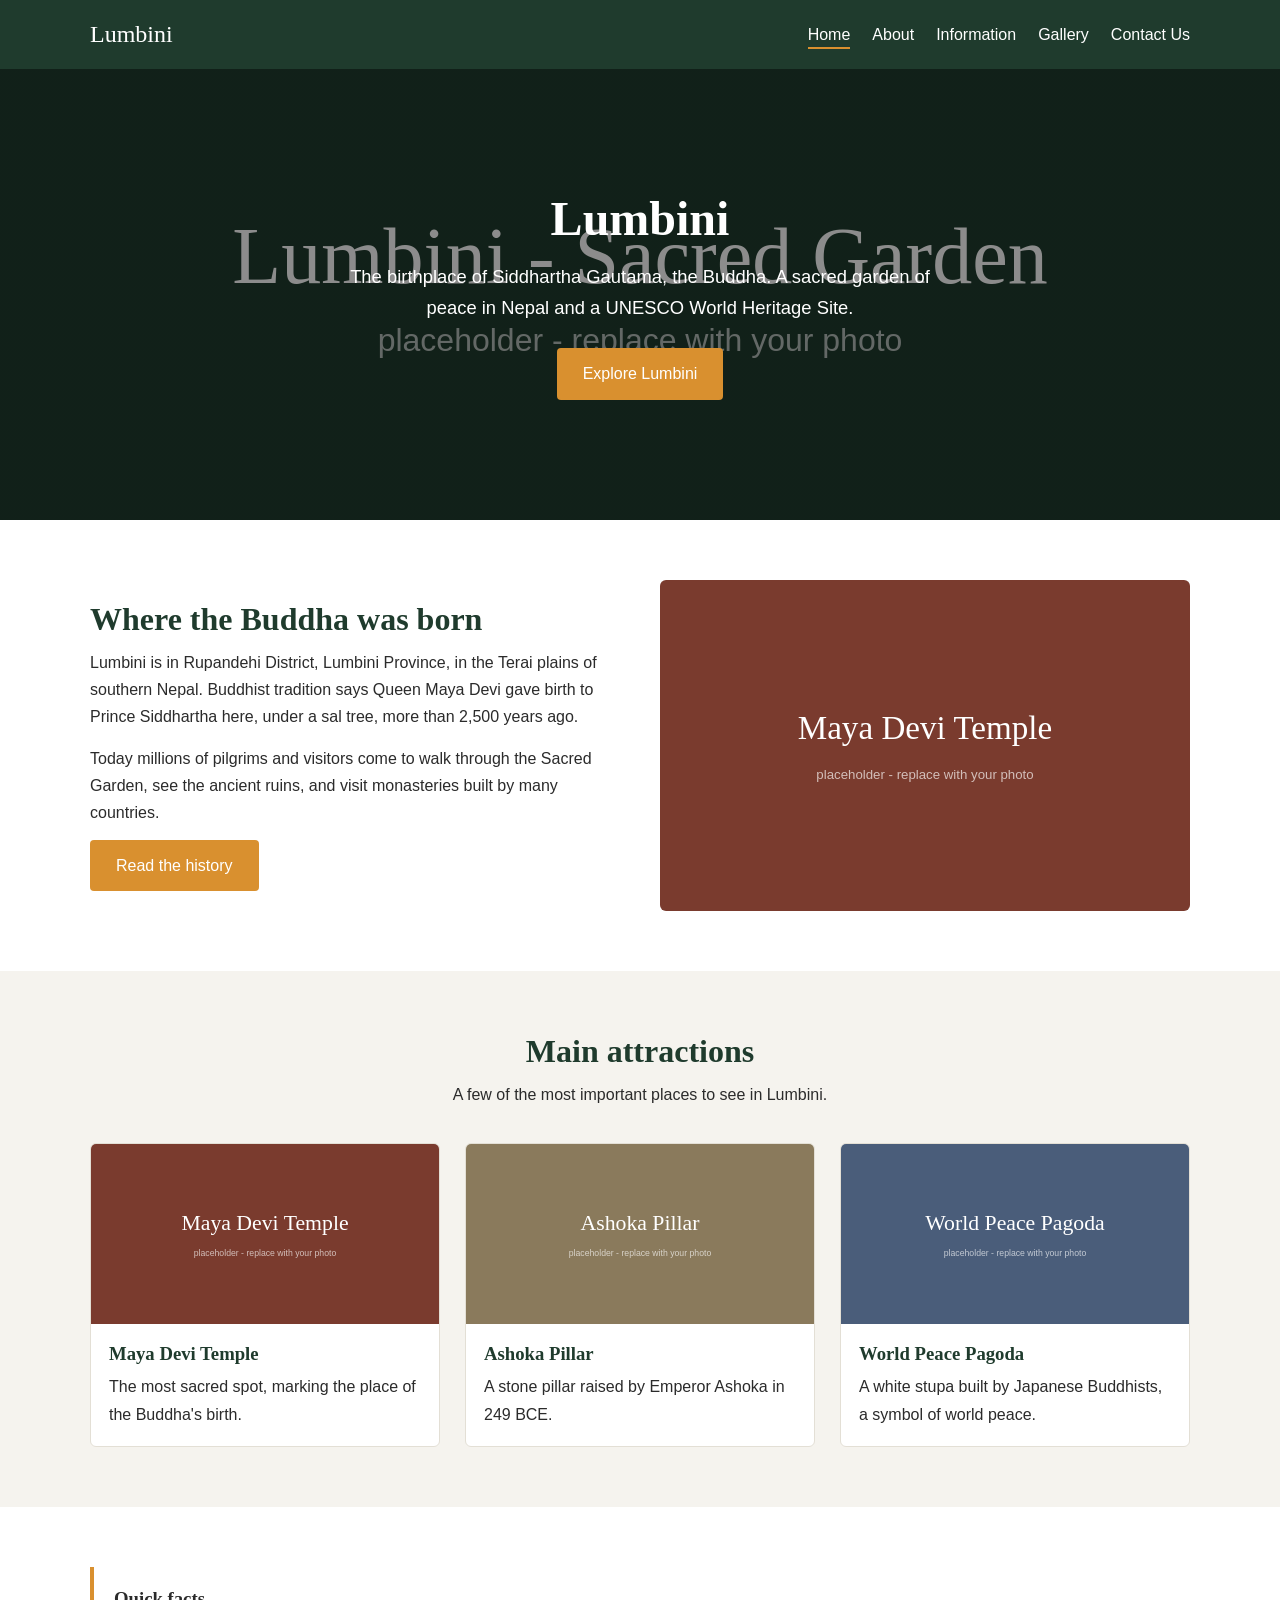
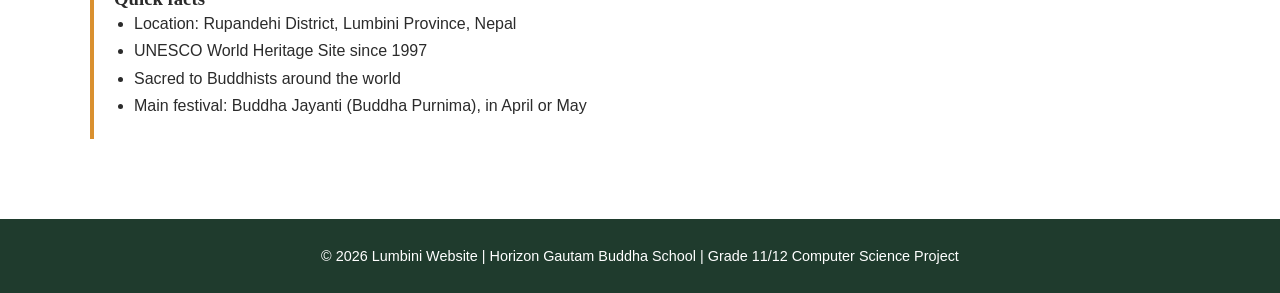
<file: index.html>
<!DOCTYPE html>
<html lang="en">
<head>
  <meta charset="UTF-8">
  <meta name="viewport" content="width=device-width, initial-scale=1.0">
  <title>Home | Lumbini</title>
  <link rel="stylesheet" href="style.css">
</head>
<body>

  <!-- ========== HEADER / MENU ========== -->
  <header>
    <div class="container nav">
      <a href="index.html" class="logo">Lumbini</a>
      <button class="menu-btn" id="menu-btn" aria-label="Open menu">&#9776;</button>
      <ul id="menu">
        <li><a href="index.html" class="active">Home</a></li>
        <li><a href="about.html">About</a></li>
        <li><a href="information.html">Information</a></li>
        <li><a href="gallery.html">Gallery</a></li>
        <li><a href="contact.html">Contact Us</a></li>
      </ul>
    </div>
  </header>

  <!-- ========== HERO ========== -->
  <!-- To change the big banner picture, edit --hero-image at the top of style.css -->
  <div class="hero">
    <div class="container">
      <h1>Lumbini</h1>
      <p>The birthplace of Siddhartha Gautama, the Buddha. A sacred garden of peace in Nepal and a UNESCO World Heritage Site.</p>
      <a href="information.html" class="btn">Explore Lumbini</a>
    </div>
  </div>

  <!-- ========== INTRO ========== -->
  <section>
    <div class="container two-col">
      <div>
        <h2 class="section-title">Where the Buddha was born</h2>
        <p>Lumbini is in Rupandehi District, Lumbini Province, in the Terai plains of southern Nepal. Buddhist tradition says Queen Maya Devi gave birth to Prince Siddhartha here, under a sal tree, more than 2,500 years ago.</p>
        <p>Today millions of pilgrims and visitors come to walk through the Sacred Garden, see the ancient ruins, and visit monasteries built by many countries.</p>
        <a href="about.html" class="btn">Read the history</a>
      </div>
      <img src="images/mayadevi.svg" alt="Maya Devi Temple in Lumbini">
    </div>
  </section>

  <!-- ========== HIGHLIGHTS ========== -->
  <section class="light">
    <div class="container center">
      <h2 class="section-title">Main attractions</h2>
      <p class="section-sub">A few of the most important places to see in Lumbini.</p>
      <div class="grid" style="text-align:left">
      <div class="card">
        <img src="images/mayadevi.svg" alt="Maya Devi Temple">
        <div class="card-body">
          <h3>Maya Devi Temple</h3>
          <p>The most sacred spot, marking the place of the Buddha's birth.</p>
        </div>
      </div>
      <div class="card">
        <img src="images/pillar.svg" alt="Ashoka Pillar">
        <div class="card-body">
          <h3>Ashoka Pillar</h3>
          <p>A stone pillar raised by Emperor Ashoka in 249 BCE.</p>
        </div>
      </div>
      <div class="card">
        <img src="images/peace-pagoda.svg" alt="World Peace Pagoda">
        <div class="card-body">
          <h3>World Peace Pagoda</h3>
          <p>A white stupa built by Japanese Buddhists, a symbol of world peace.</p>
        </div>
      </div>
      </div>
    </div>
  </section>

  <!-- ========== FACTS ========== -->
  <section>
    <div class="container">
      <div class="info-box">
        <h3>Quick facts</h3>
        <ul>
          <li>Location: Rupandehi District, Lumbini Province, Nepal</li>
          <li>UNESCO World Heritage Site since 1997</li>
          <li>Sacred to Buddhists around the world</li>
          <li>Main festival: Buddha Jayanti (Buddha Purnima), in April or May</li>
        </ul>
      </div>
    </div>
  </section>

  <!-- ========== FOOTER ========== -->
  <footer>
    <div class="container">
      <p>&copy; 2026 Lumbini Website | Horizon Gautam Buddha School | Grade 11/12 Computer Science Project</p>
    </div>
  </footer>

  <script src="script.js"></script>
</body>
</html>
</file>
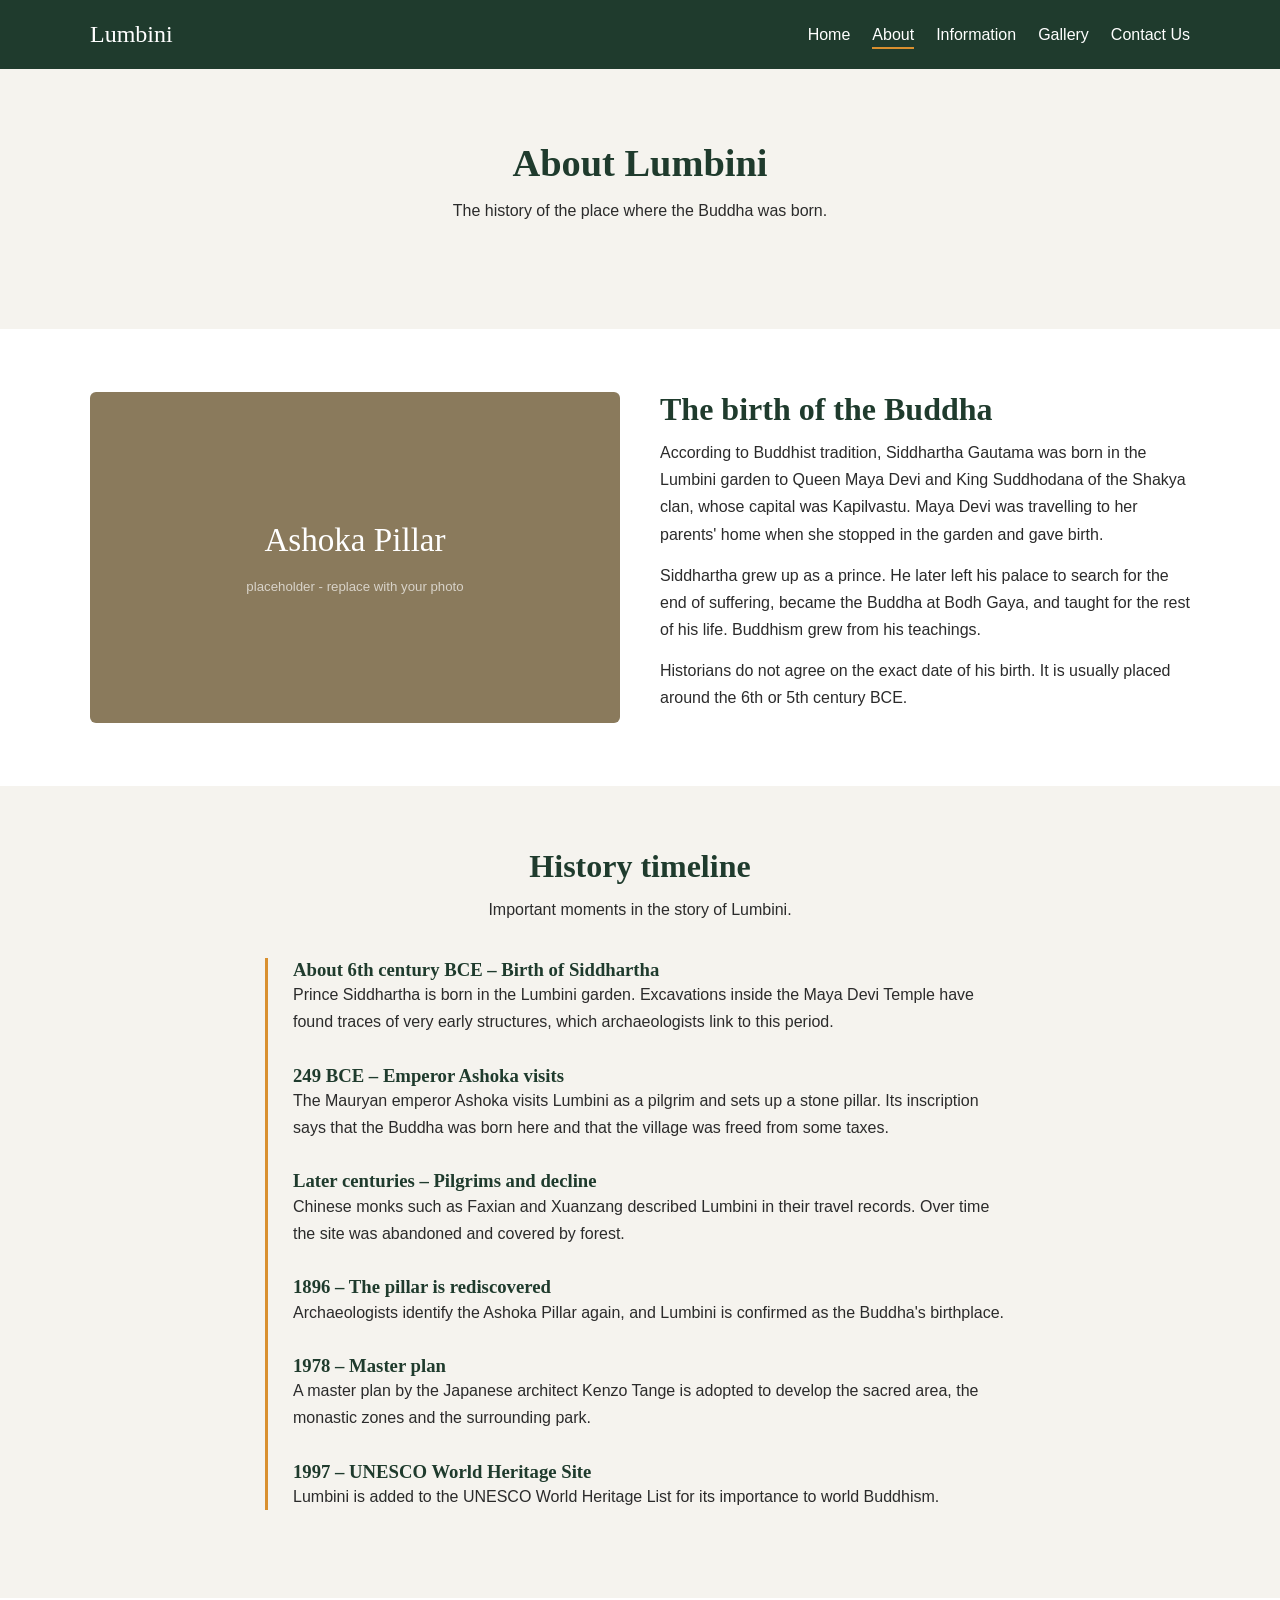
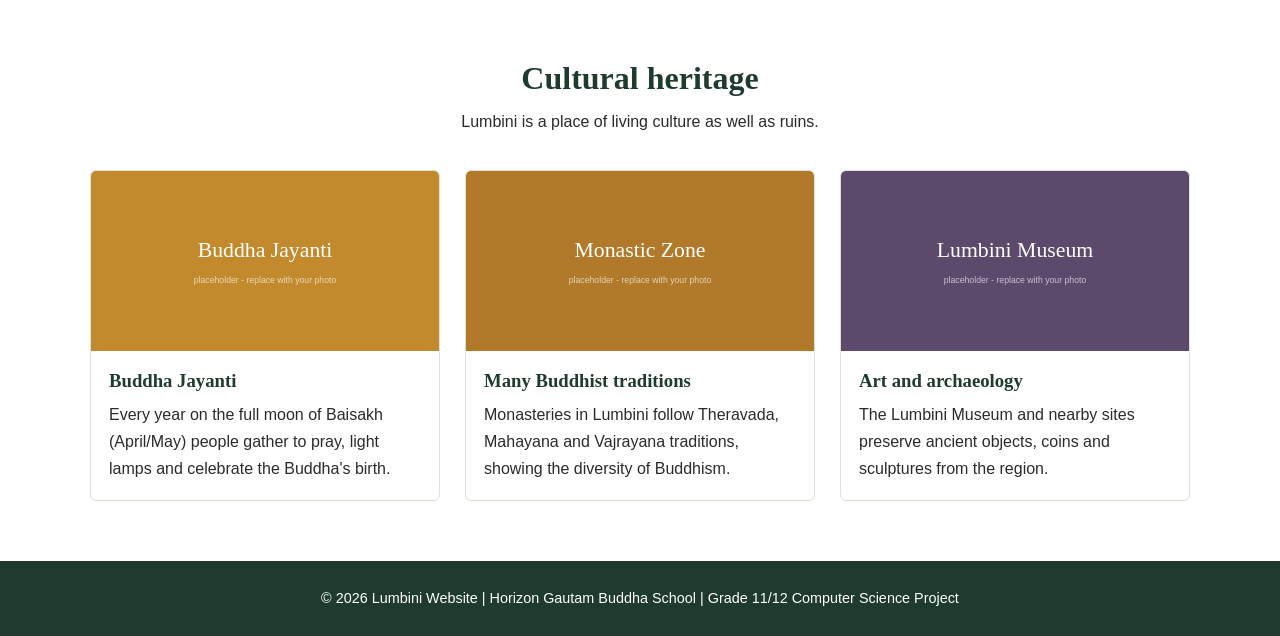
<file: about.html>
<!DOCTYPE html>
<html lang="en">
<head>
  <meta charset="UTF-8">
  <meta name="viewport" content="width=device-width, initial-scale=1.0">
  <title>About | Lumbini</title>
  <link rel="stylesheet" href="style.css">
</head>
<body>

  <!-- ========== HEADER / MENU ========== -->
  <header>
    <div class="container nav">
      <a href="index.html" class="logo">Lumbini</a>
      <button class="menu-btn" id="menu-btn" aria-label="Open menu">&#9776;</button>
      <ul id="menu">
        <li><a href="index.html">Home</a></li>
        <li><a href="about.html" class="active">About</a></li>
        <li><a href="information.html">Information</a></li>
        <li><a href="gallery.html">Gallery</a></li>
        <li><a href="contact.html">Contact Us</a></li>
      </ul>
    </div>
  </header>

  <section class="light page-banner center">
    <div class="container">
      <h1 class="section-title">About Lumbini</h1>
      <p class="section-sub">The history of the place where the Buddha was born.</p>
    </div>
  </section>

  <section>
    <div class="container two-col">
      <img src="images/pillar.svg" alt="Ashoka Pillar">
      <div>
        <h2 class="section-title">The birth of the Buddha</h2>
        <p>According to Buddhist tradition, Siddhartha Gautama was born in the Lumbini garden to Queen Maya Devi and King Suddhodana of the Shakya clan, whose capital was Kapilvastu. Maya Devi was travelling to her parents' home when she stopped in the garden and gave birth.</p>
        <p>Siddhartha grew up as a prince. He later left his palace to search for the end of suffering, became the Buddha at Bodh Gaya, and taught for the rest of his life. Buddhism grew from his teachings.</p>
        <p>Historians do not agree on the exact date of his birth. It is usually placed around the 6th or 5th century BCE.</p>
      </div>
    </div>
  </section>

  <section class="light">
    <div class="container">
      <h2 class="section-title center">History timeline</h2>
      <p class="section-sub center">Important moments in the story of Lumbini.</p>
      <div class="timeline">
        <div class="item">
          <h3>About 6th century BCE &ndash; Birth of Siddhartha</h3>
          <p>Prince Siddhartha is born in the Lumbini garden. Excavations inside the Maya Devi Temple have found traces of very early structures, which archaeologists link to this period.</p>
        </div>
        <div class="item">
          <h3>249 BCE &ndash; Emperor Ashoka visits</h3>
          <p>The Mauryan emperor Ashoka visits Lumbini as a pilgrim and sets up a stone pillar. Its inscription says that the Buddha was born here and that the village was freed from some taxes.</p>
        </div>
        <div class="item">
          <h3>Later centuries &ndash; Pilgrims and decline</h3>
          <p>Chinese monks such as Faxian and Xuanzang described Lumbini in their travel records. Over time the site was abandoned and covered by forest.</p>
        </div>
        <div class="item">
          <h3>1896 &ndash; The pillar is rediscovered</h3>
          <p>Archaeologists identify the Ashoka Pillar again, and Lumbini is confirmed as the Buddha's birthplace.</p>
        </div>
        <div class="item">
          <h3>1978 &ndash; Master plan</h3>
          <p>A master plan by the Japanese architect Kenzo Tange is adopted to develop the sacred area, the monastic zones and the surrounding park.</p>
        </div>
        <div class="item">
          <h3>1997 &ndash; UNESCO World Heritage Site</h3>
          <p>Lumbini is added to the UNESCO World Heritage List for its importance to world Buddhism.</p>
        </div>
      </div>
    </div>
  </section>

  <section>
    <div class="container">
      <h2 class="section-title center">Cultural heritage</h2>
      <p class="section-sub center">Lumbini is a place of living culture as well as ruins.</p>
      <div class="grid">
      <div class="card">
        <img src="images/festival.svg" alt="Buddha Jayanti">
        <div class="card-body">
          <h3>Buddha Jayanti</h3>
          <p>Every year on the full moon of Baisakh (April/May) people gather to pray, light lamps and celebrate the Buddha's birth.</p>
        </div>
      </div>
      <div class="card">
        <img src="images/monastery.svg" alt="Many Buddhist traditions">
        <div class="card-body">
          <h3>Many Buddhist traditions</h3>
          <p>Monasteries in Lumbini follow Theravada, Mahayana and Vajrayana traditions, showing the diversity of Buddhism.</p>
        </div>
      </div>
      <div class="card">
        <img src="images/museum.svg" alt="Art and archaeology">
        <div class="card-body">
          <h3>Art and archaeology</h3>
          <p>The Lumbini Museum and nearby sites preserve ancient objects, coins and sculptures from the region.</p>
        </div>
      </div>
      </div>
    </div>
  </section>

  <!-- ========== FOOTER ========== -->
  <footer>
    <div class="container">
      <p>&copy; 2026 Lumbini Website | Horizon Gautam Buddha School | Grade 11/12 Computer Science Project</p>
    </div>
  </footer>

  <script src="script.js"></script>
</body>
</html>
</file>
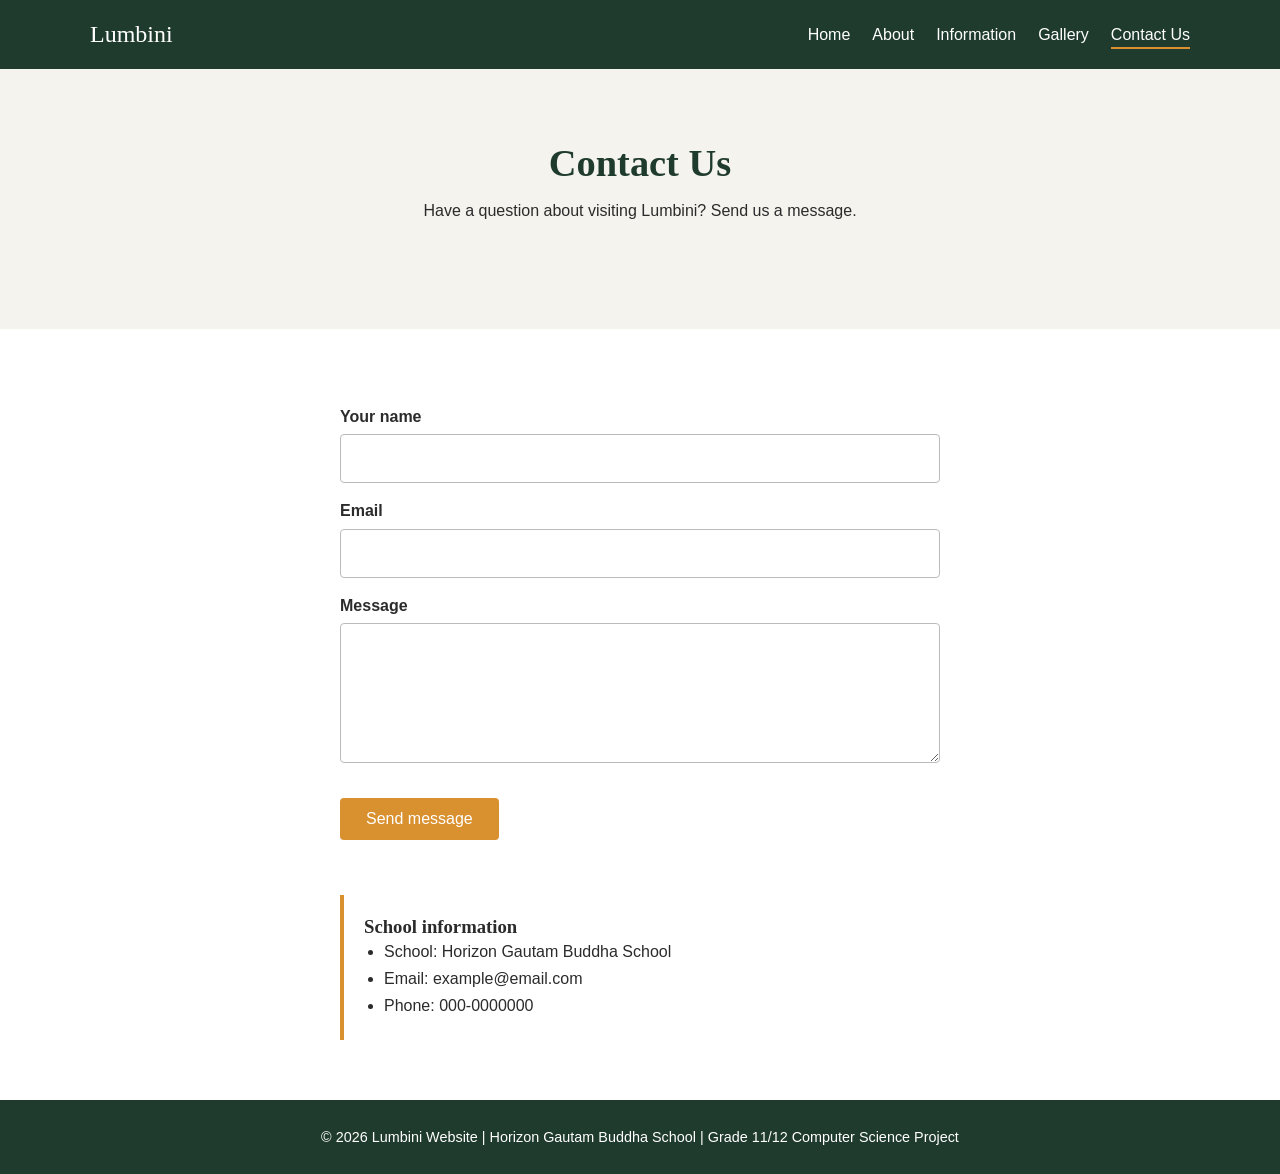
<file: contact.html>
<!DOCTYPE html>
<html lang="en">
<head>
  <meta charset="UTF-8">
  <meta name="viewport" content="width=device-width, initial-scale=1.0">
  <title>Contact Us | Lumbini</title>
  <link rel="stylesheet" href="style.css">
</head>
<body>

  <!-- ========== HEADER / MENU ========== -->
  <header>
    <div class="container nav">
      <a href="index.html" class="logo">Lumbini</a>
      <button class="menu-btn" id="menu-btn" aria-label="Open menu">&#9776;</button>
      <ul id="menu">
        <li><a href="index.html">Home</a></li>
        <li><a href="about.html">About</a></li>
        <li><a href="information.html">Information</a></li>
        <li><a href="gallery.html">Gallery</a></li>
        <li><a href="contact.html" class="active">Contact Us</a></li>
      </ul>
    </div>
  </header>

  <section class="light page-banner center">
    <div class="container">
      <h1 class="section-title">Contact Us</h1>
      <p class="section-sub">Have a question about visiting Lumbini? Send us a message.</p>
    </div>
  </section>

  <section>
    <div class="container">
      <!-- This form is for display only. To really send messages you need a server (for example PHP). -->
      <form onsubmit="alert('Thank you! Your message has been received.'); return false;">
        <label for="name">Your name</label>
        <input type="text" id="name" required>

        <label for="email">Email</label>
        <input type="email" id="email" required>

        <label for="message">Message</label>
        <textarea id="message" required></textarea>

        <br><br>
        <button type="submit" class="btn">Send message</button>
      </form>

      <br><br>
      <div class="info-box" style="max-width:600px; margin:0 auto">
        <h3>School information</h3>
        <ul>
          <li>School: Horizon Gautam Buddha School</li>
          <li>Email: example@email.com</li>
          <li>Phone: 000-0000000</li>
        </ul>
      </div>
    </div>
  </section>

  <!-- ========== FOOTER ========== -->
  <footer>
    <div class="container">
      <p>&copy; 2026 Lumbini Website | Horizon Gautam Buddha School | Grade 11/12 Computer Science Project</p>
    </div>
  </footer>

  <script src="script.js"></script>
</body>
</html>
</file>
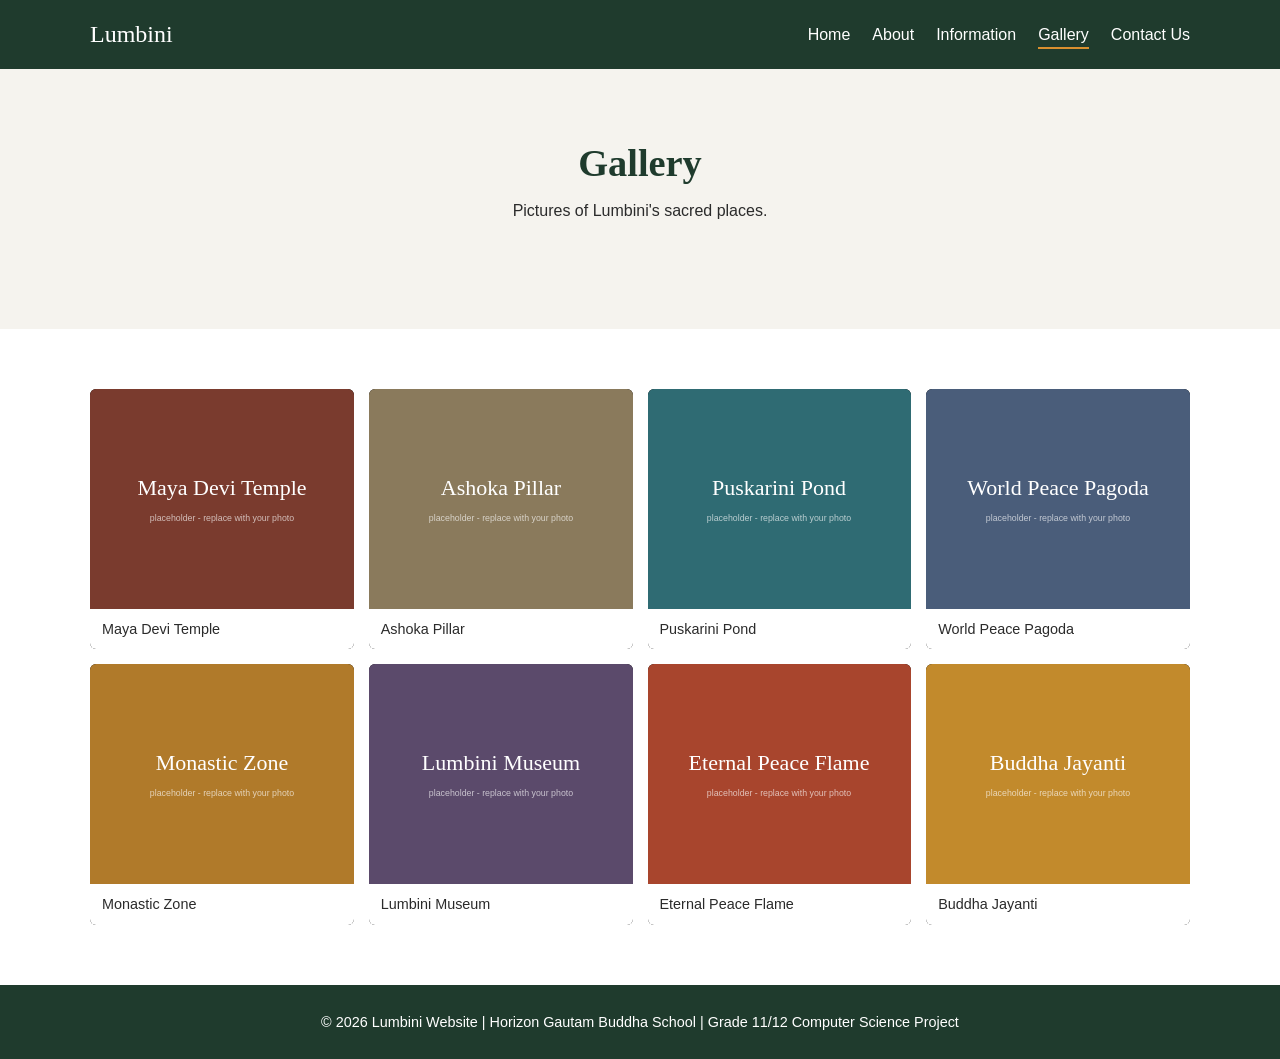
<file: gallery.html>
<!DOCTYPE html>
<html lang="en">
<head>
  <meta charset="UTF-8">
  <meta name="viewport" content="width=device-width, initial-scale=1.0">
  <title>Gallery | Lumbini</title>
  <link rel="stylesheet" href="style.css">
</head>
<body>

  <!-- ========== HEADER / MENU ========== -->
  <header>
    <div class="container nav">
      <a href="index.html" class="logo">Lumbini</a>
      <button class="menu-btn" id="menu-btn" aria-label="Open menu">&#9776;</button>
      <ul id="menu">
        <li><a href="index.html">Home</a></li>
        <li><a href="about.html">About</a></li>
        <li><a href="information.html">Information</a></li>
        <li><a href="gallery.html" class="active">Gallery</a></li>
        <li><a href="contact.html">Contact Us</a></li>
      </ul>
    </div>
  </header>

  <section class="light page-banner center">
    <div class="container">
      <h1 class="section-title">Gallery</h1>
      <p class="section-sub">Pictures of Lumbini's sacred places.</p>
    </div>
  </section>

  <section>
    <div class="container">
      <!-- TO ADD A PICTURE: copy one <figure> block, paste it below, and change src and the caption -->
      <div class="gallery">
        <figure>
          <img src="images/mayadevi.svg" alt="Maya Devi Temple">
          <figcaption>Maya Devi Temple</figcaption>
        </figure>
        <figure>
          <img src="images/pillar.svg" alt="Ashoka Pillar">
          <figcaption>Ashoka Pillar</figcaption>
        </figure>
        <figure>
          <img src="images/pond.svg" alt="Puskarini Pond">
          <figcaption>Puskarini Pond</figcaption>
        </figure>
        <figure>
          <img src="images/peace-pagoda.svg" alt="World Peace Pagoda">
          <figcaption>World Peace Pagoda</figcaption>
        </figure>
        <figure>
          <img src="images/monastery.svg" alt="Monastic Zone">
          <figcaption>Monastic Zone</figcaption>
        </figure>
        <figure>
          <img src="images/museum.svg" alt="Lumbini Museum">
          <figcaption>Lumbini Museum</figcaption>
        </figure>
        <figure>
          <img src="images/flame.svg" alt="Eternal Peace Flame">
          <figcaption>Eternal Peace Flame</figcaption>
        </figure>
        <figure>
          <img src="images/festival.svg" alt="Buddha Jayanti">
          <figcaption>Buddha Jayanti</figcaption>
        </figure>
      </div>
    </div>
  </section>

  <!-- ========== FOOTER ========== -->
  <footer>
    <div class="container">
      <p>&copy; 2026 Lumbini Website | Horizon Gautam Buddha School | Grade 11/12 Computer Science Project</p>
    </div>
  </footer>

  <script src="script.js"></script>
</body>
</html>
</file>
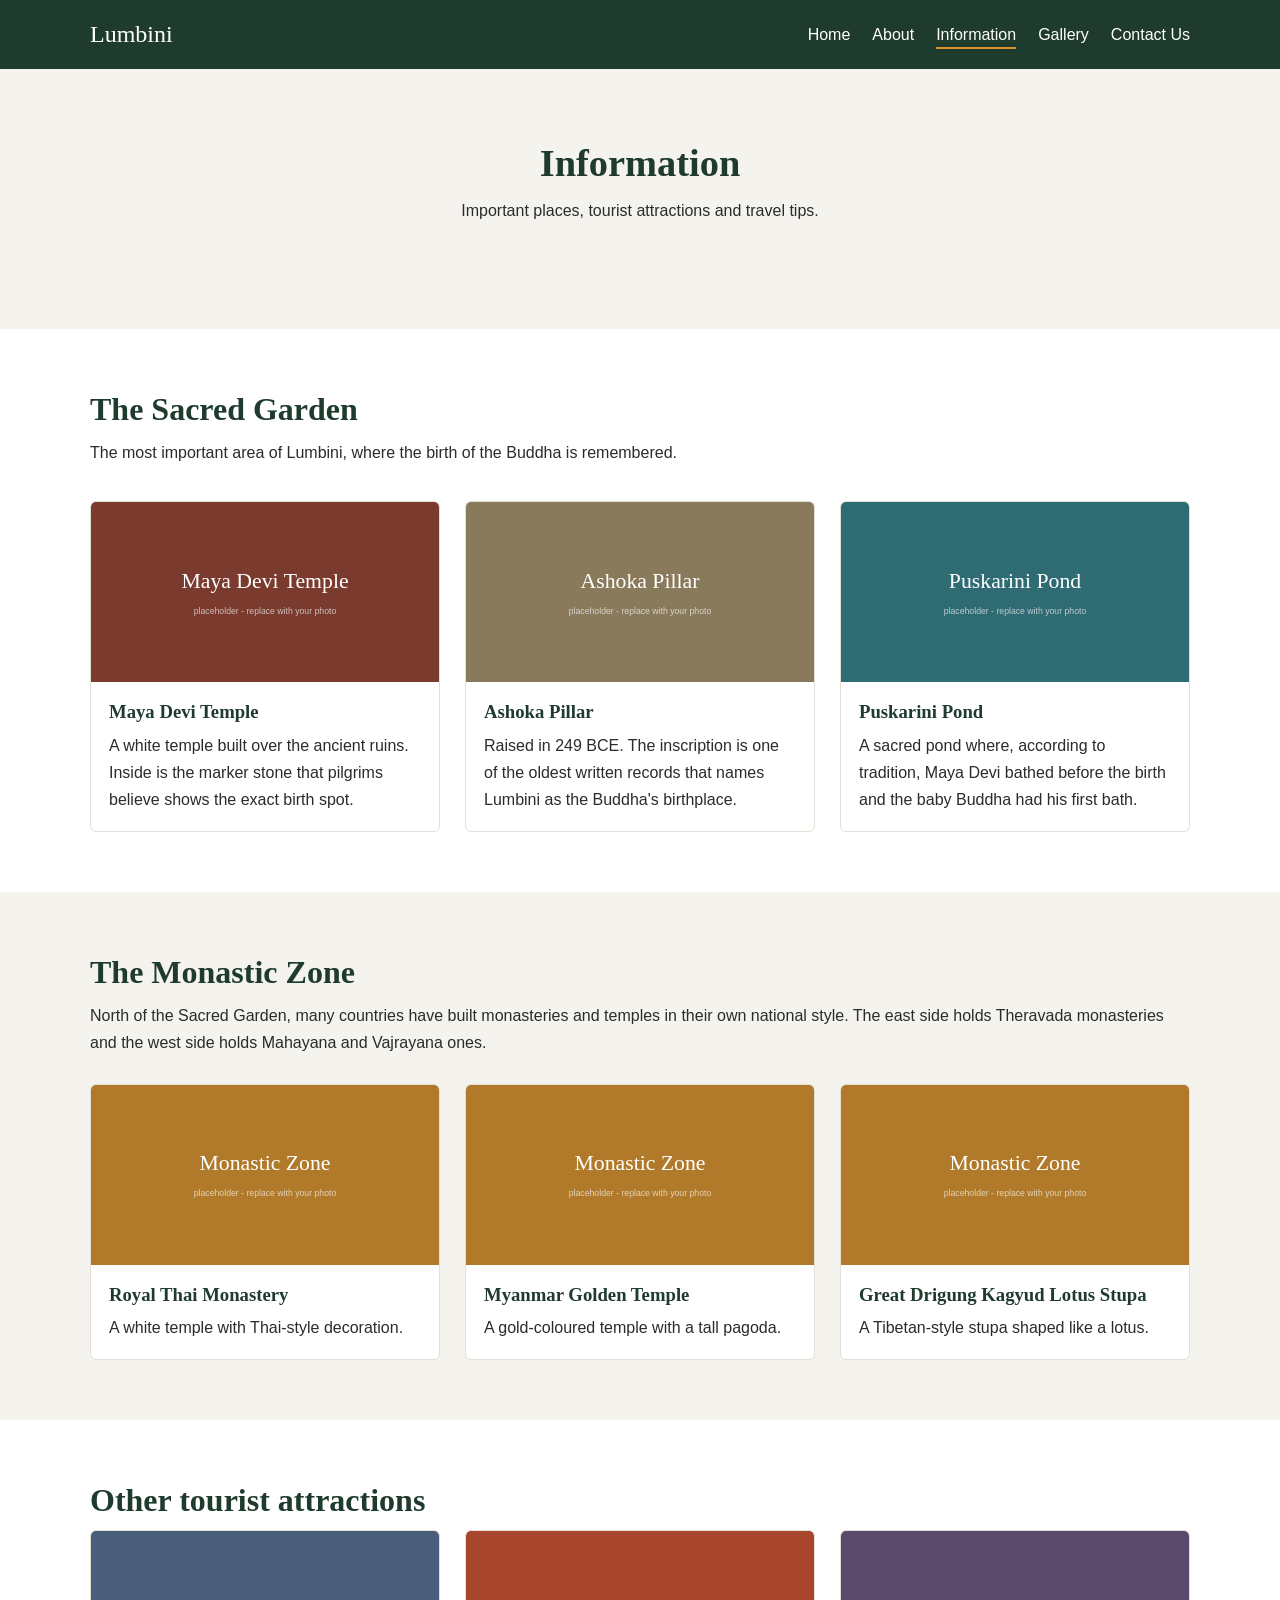
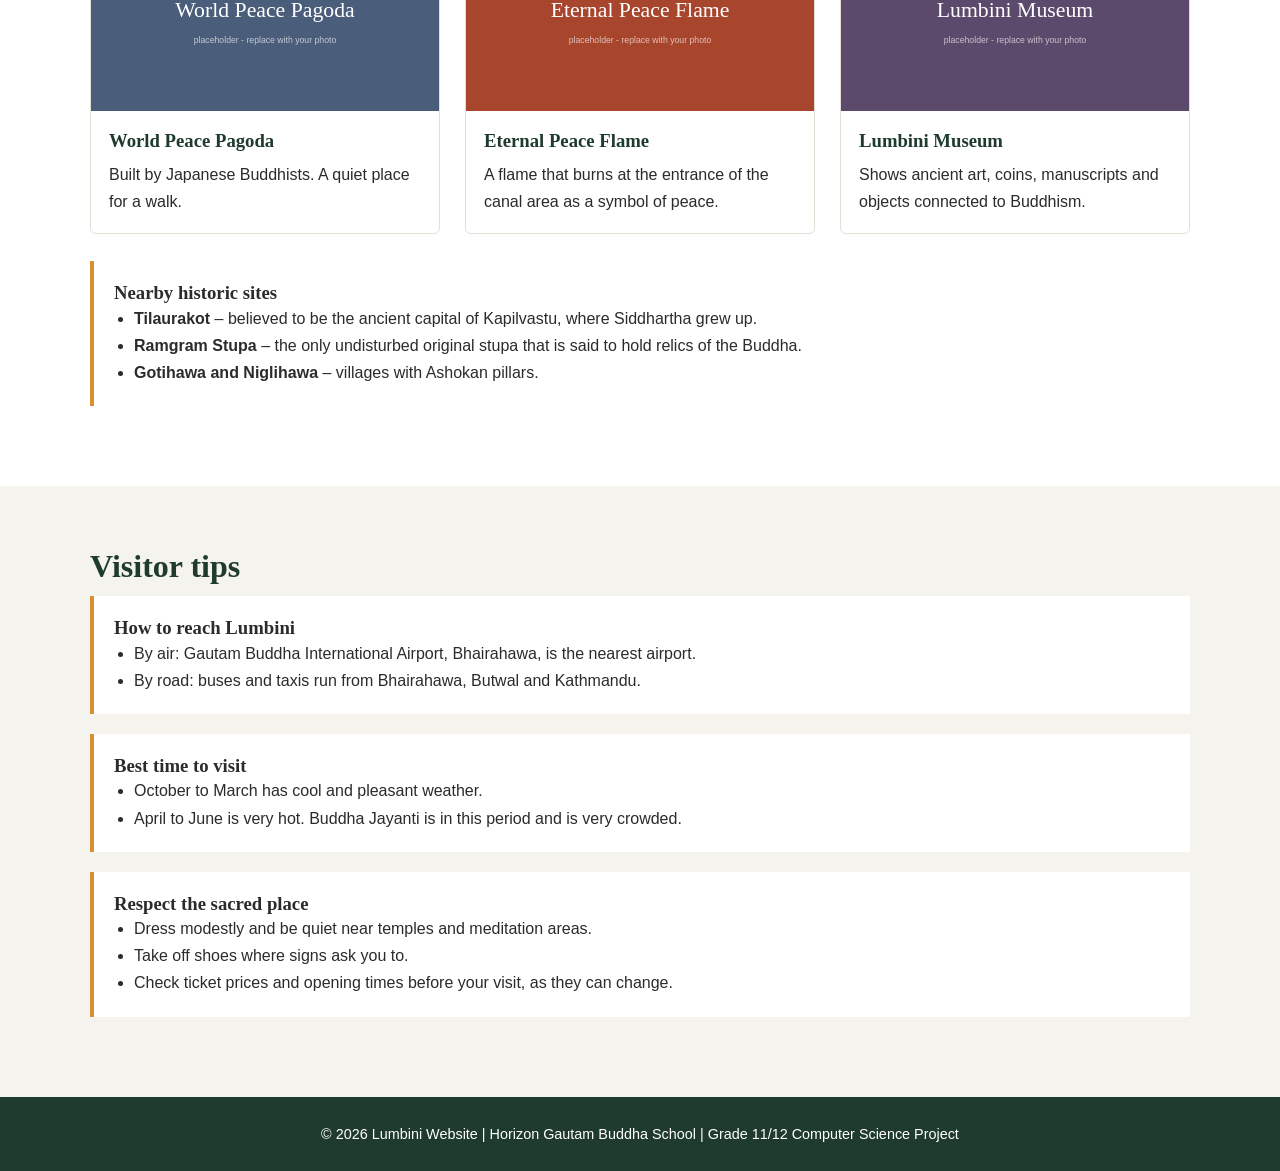
<file: information.html>
<!DOCTYPE html>
<html lang="en">
<head>
  <meta charset="UTF-8">
  <meta name="viewport" content="width=device-width, initial-scale=1.0">
  <title>Information | Lumbini</title>
  <link rel="stylesheet" href="style.css">
</head>
<body>

  <!-- ========== HEADER / MENU ========== -->
  <header>
    <div class="container nav">
      <a href="index.html" class="logo">Lumbini</a>
      <button class="menu-btn" id="menu-btn" aria-label="Open menu">&#9776;</button>
      <ul id="menu">
        <li><a href="index.html">Home</a></li>
        <li><a href="about.html">About</a></li>
        <li><a href="information.html" class="active">Information</a></li>
        <li><a href="gallery.html">Gallery</a></li>
        <li><a href="contact.html">Contact Us</a></li>
      </ul>
    </div>
  </header>

  <section class="light page-banner center">
    <div class="container">
      <h1 class="section-title">Information</h1>
      <p class="section-sub">Important places, tourist attractions and travel tips.</p>
    </div>
  </section>

  <!-- ========== SACRED GARDEN ========== -->
  <section>
    <div class="container">
      <h2 class="section-title">The Sacred Garden</h2>
      <p class="section-sub" style="margin-left:0">The most important area of Lumbini, where the birth of the Buddha is remembered.</p>
      <div class="grid">
      <div class="card">
        <img src="images/mayadevi.svg" alt="Maya Devi Temple">
        <div class="card-body">
          <h3>Maya Devi Temple</h3>
          <p>A white temple built over the ancient ruins. Inside is the marker stone that pilgrims believe shows the exact birth spot.</p>
        </div>
      </div>
      <div class="card">
        <img src="images/pillar.svg" alt="Ashoka Pillar">
        <div class="card-body">
          <h3>Ashoka Pillar</h3>
          <p>Raised in 249 BCE. The inscription is one of the oldest written records that names Lumbini as the Buddha's birthplace.</p>
        </div>
      </div>
      <div class="card">
        <img src="images/pond.svg" alt="Puskarini Pond">
        <div class="card-body">
          <h3>Puskarini Pond</h3>
          <p>A sacred pond where, according to tradition, Maya Devi bathed before the birth and the baby Buddha had his first bath.</p>
        </div>
      </div>
      </div>
    </div>
  </section>

  <!-- ========== MONASTIC ZONE ========== -->
  <section class="light">
    <div class="container">
      <h2 class="section-title">The Monastic Zone</h2>
      <p>North of the Sacred Garden, many countries have built monasteries and temples in their own national style. The east side holds Theravada monasteries and the west side holds Mahayana and Vajrayana ones.</p>
      <br>
      <div class="grid">
      <div class="card">
        <img src="images/monastery.svg" alt="Royal Thai Monastery">
        <div class="card-body">
          <h3>Royal Thai Monastery</h3>
          <p>A white temple with Thai-style decoration.</p>
        </div>
      </div>
      <div class="card">
        <img src="images/monastery.svg" alt="Myanmar Golden Temple">
        <div class="card-body">
          <h3>Myanmar Golden Temple</h3>
          <p>A gold-coloured temple with a tall pagoda.</p>
        </div>
      </div>
      <div class="card">
        <img src="images/monastery.svg" alt="Great Drigung Kagyud Lotus Stupa">
        <div class="card-body">
          <h3>Great Drigung Kagyud Lotus Stupa</h3>
          <p>A Tibetan-style stupa shaped like a lotus.</p>
        </div>
      </div>
      </div>
    </div>
  </section>

  <!-- ========== OTHER ATTRACTIONS ========== -->
  <section>
    <div class="container">
      <h2 class="section-title">Other tourist attractions</h2>
      <div class="grid">
      <div class="card">
        <img src="images/peace-pagoda.svg" alt="World Peace Pagoda">
        <div class="card-body">
          <h3>World Peace Pagoda</h3>
          <p>Built by Japanese Buddhists. A quiet place for a walk.</p>
        </div>
      </div>
      <div class="card">
        <img src="images/flame.svg" alt="Eternal Peace Flame">
        <div class="card-body">
          <h3>Eternal Peace Flame</h3>
          <p>A flame that burns at the entrance of the canal area as a symbol of peace.</p>
        </div>
      </div>
      <div class="card">
        <img src="images/museum.svg" alt="Lumbini Museum">
        <div class="card-body">
          <h3>Lumbini Museum</h3>
          <p>Shows ancient art, coins, manuscripts and objects connected to Buddhism.</p>
        </div>
      </div>
      </div>
      <br>
      <div class="info-box">
        <h3>Nearby historic sites</h3>
        <ul>
          <li><strong>Tilaurakot</strong> &ndash; believed to be the ancient capital of Kapilvastu, where Siddhartha grew up.</li>
          <li><strong>Ramgram Stupa</strong> &ndash; the only undisturbed original stupa that is said to hold relics of the Buddha.</li>
          <li><strong>Gotihawa and Niglihawa</strong> &ndash; villages with Ashokan pillars.</li>
        </ul>
      </div>
    </div>
  </section>

  <!-- ========== VISITOR TIPS ========== -->
  <section class="light">
    <div class="container">
      <h2 class="section-title">Visitor tips</h2>
      <div class="info-box">
        <h3>How to reach Lumbini</h3>
        <ul>
          <li>By air: Gautam Buddha International Airport, Bhairahawa, is the nearest airport.</li>
          <li>By road: buses and taxis run from Bhairahawa, Butwal and Kathmandu.</li>
        </ul>
      </div>
      <div class="info-box">
        <h3>Best time to visit</h3>
        <ul>
          <li>October to March has cool and pleasant weather.</li>
          <li>April to June is very hot. Buddha Jayanti is in this period and is very crowded.</li>
        </ul>
      </div>
      <div class="info-box">
        <h3>Respect the sacred place</h3>
        <ul>
          <li>Dress modestly and be quiet near temples and meditation areas.</li>
          <li>Take off shoes where signs ask you to.</li>
          <li>Check ticket prices and opening times before your visit, as they can change.</li>
        </ul>
      </div>
    </div>
  </section>

  <!-- ========== FOOTER ========== -->
  <footer>
    <div class="container">
      <p>&copy; 2026 Lumbini Website | Horizon Gautam Buddha School | Grade 11/12 Computer Science Project</p>
    </div>
  </footer>

  <script src="script.js"></script>
</body>
</html>
</file>
<file: style.css>
/* =====================================================
   LUMBINI WEBSITE - style.css
   Easy edits: change colours and the hero image below.
   ===================================================== */

:root {
  --green:  #1f3b2d;   /* main dark colour (header, footer) */
  --saffron:#d9902f;   /* accent colour (buttons, links)    */
  --light:  #f5f3ee;   /* light section background          */
  --text:   #2b2b2b;   /* normal text                       */
  --hero-image: url("images/hero.svg");  /* <-- change hero picture here */
}

* { box-sizing: border-box; margin: 0; padding: 0; }

body {
  font-family: Arial, Helvetica, sans-serif;
  color: var(--text);
  line-height: 1.7;
  background: #fff;
}

h1, h2, h3 { font-family: Georgia, "Times New Roman", serif; line-height: 1.25; }
img { max-width: 100%; display: block; }
a { color: var(--saffron); }

.container { width: 90%; max-width: 1100px; margin: 0 auto; }
section { padding: 60px 0; }
.light { background: var(--light); }
.center { text-align: center; }
.section-title { font-size: 2rem; margin-bottom: 10px; color: var(--green); }
.section-sub { max-width: 650px; margin: 0 auto 35px; }

/* ---------- Header / Navigation ---------- */
header { background: var(--green); position: sticky; top: 0; z-index: 10; }
.nav { display: flex; justify-content: space-between; align-items: center; padding: 14px 0; }
.logo { font-family: Georgia, serif; font-size: 1.5rem; color: #fff; text-decoration: none; }
.nav ul { list-style: none; display: flex; gap: 22px; }
.nav ul a { color: #fff; text-decoration: none; padding-bottom: 4px; }
.nav ul a:hover, .nav ul a.active { border-bottom: 2px solid var(--saffron); }
.menu-btn { display: none; background: none; border: 0; color: #fff; font-size: 1.8rem; cursor: pointer; }

/* ---------- Hero (big top banner) ---------- */
.hero {
  background: linear-gradient(rgba(0,0,0,.45), rgba(0,0,0,.45)), var(--hero-image) center / cover;
  color: #fff; text-align: center; padding: 120px 0;
}
.hero h1 { font-size: 3rem; margin-bottom: 12px; }
.hero p { max-width: 620px; margin: 0 auto 25px; font-size: 1.15rem; }
.page-banner { padding: 70px 0; }
.page-banner h1 { font-size: 2.4rem; }

.btn {
  display: inline-block; background: var(--saffron); color: #fff;
  padding: 12px 26px; border-radius: 4px; text-decoration: none; border: 0;
  font-size: 1rem; cursor: pointer;
}
.btn:hover { background: #b9761c; }

/* ---------- Cards (used for places, attractions) ---------- */
.grid { display: grid; grid-template-columns: repeat(auto-fit, minmax(260px, 1fr)); gap: 25px; }
.card { background: #fff; border: 1px solid #e3dfd5; border-radius: 6px; overflow: hidden; }
.card img { width: 100%; height: 180px; object-fit: cover; }
.card-body { padding: 18px; }
.card-body h3 { margin-bottom: 8px; color: var(--green); }

/* ---------- Two columns: text + image ---------- */
.two-col { display: grid; grid-template-columns: 1fr 1fr; gap: 40px; align-items: center; }
.two-col img { border-radius: 6px; }
.two-col p { margin-bottom: 14px; }

/* ---------- Timeline (history) ---------- */
.timeline { border-left: 3px solid var(--saffron); padding-left: 25px; max-width: 750px; margin: 0 auto; }
.timeline .item { margin-bottom: 28px; }
.timeline h3 { color: var(--green); }

/* ---------- Gallery ---------- */
.gallery { display: grid; grid-template-columns: repeat(auto-fit, minmax(250px, 1fr)); gap: 15px; }
.gallery figure { overflow: hidden; border-radius: 6px; background: #000; }
.gallery img { width: 100%; height: 220px; object-fit: cover; transition: transform .3s; }
.gallery img:hover { transform: scale(1.06); }
.gallery figcaption { background: #fff; padding: 8px 12px; font-size: .9rem; }

/* ---------- Lists / info box ---------- */
.info-box { background: #fff; border-left: 4px solid var(--saffron); padding: 20px; margin-bottom: 20px; }
.info-box ul { margin-left: 20px; }

/* ---------- Contact form ---------- */
form { max-width: 600px; margin: 0 auto; }
label { display: block; margin: 14px 0 4px; font-weight: bold; }
input, textarea {
  width: 100%; padding: 10px; border: 1px solid #bbb; border-radius: 4px; font: inherit;
}
textarea { height: 140px; resize: vertical; }

/* ---------- Footer ---------- */
footer { background: var(--green); color: #fff; text-align: center; padding: 25px 0; font-size: .9rem; }

/* ---------- Mobile ---------- */
@media (max-width: 760px) {
  .menu-btn { display: block; }
  .nav ul { display: none; flex-direction: column; gap: 0; position: absolute; top: 100%; left: 0; right: 0; background: var(--green); padding: 10px 5%; }
  .nav ul.open { display: flex; }
  .nav ul li { padding: 8px 0; }
  .hero h1 { font-size: 2.1rem; }
  .two-col { grid-template-columns: 1fr; }
}
</file>
